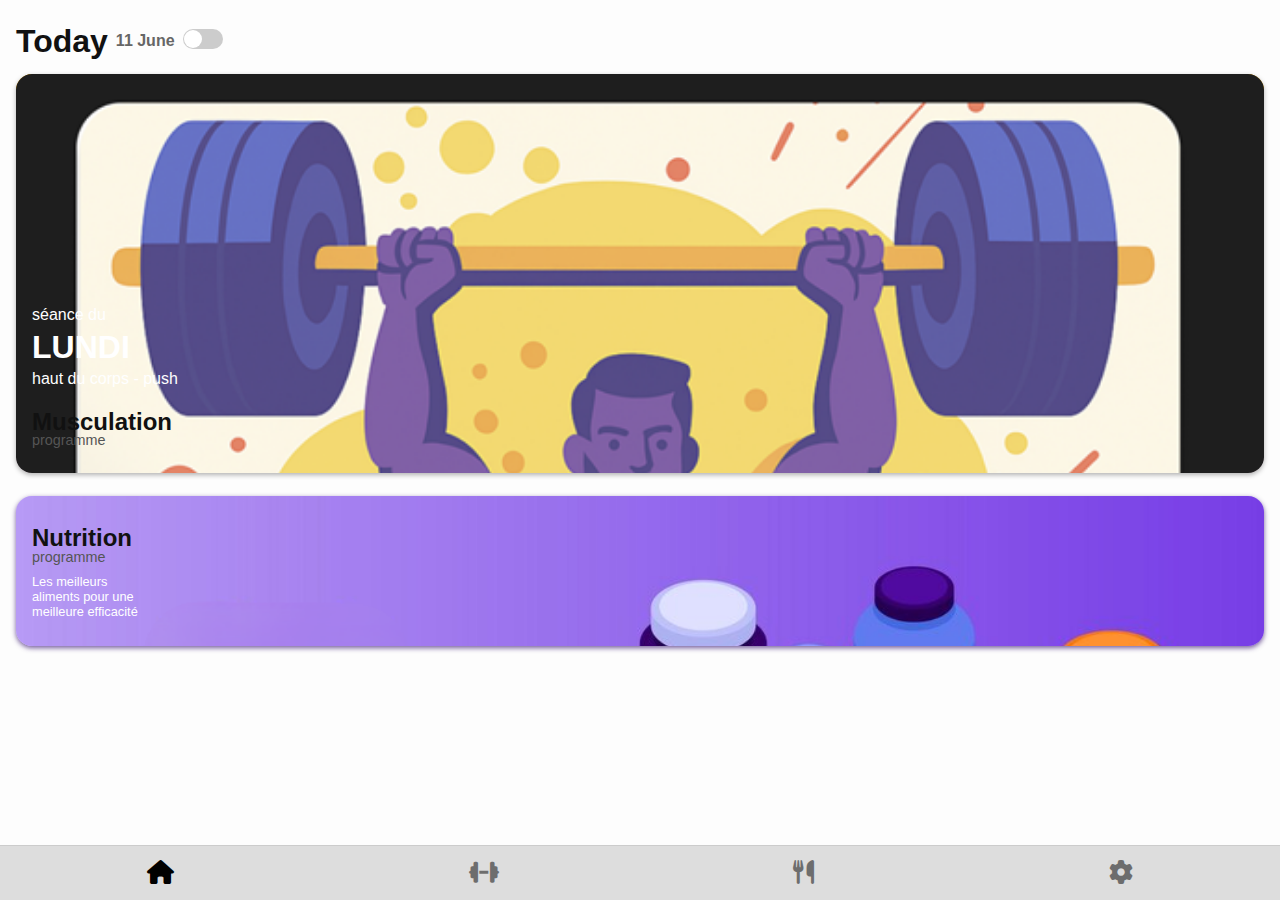
<file: index.html>
<!-- index.html - Page Today -->
<!DOCTYPE html>
<html lang="fr">
<head>
  <meta charset="UTF-8">
  <meta name="viewport" content="width=device-width, initial-scale=1.0">
  <title>Today</title>
  <link rel="stylesheet" href="styles.css">
  <link rel="stylesheet" href="https://cdnjs.cloudflare.com/ajax/libs/font-awesome/6.5.0/css/all.min.css">
  <script defer src="script.js"></script>
</head>
<body class="light">
  <header class="header">
    <h1 class="title">Today</h1>
    <p class="date">11 June</p>
    <label class="switch">
      <input type="checkbox" id="modeToggle">
      <span class="slider"></span>
    </label>
  </header>

  <main class="main">
    <section class="card muscu-card" onclick="location.href='musculation.html'">
      <div class="card-horizontal">
        <div class="image muscu-image">
          <img src="assets/muscu.png" alt="Musculation">
        </div>
        <div class="card-content">
          <p class="day-label">séance du</p>
          <p class="day-label-title"><strong>LUNDI</strong></p>
          <p class="type-label">haut du corps - push</p>
          <h2 class="section-title musculation-title">Musculation</h2>
          <p class="section-subtitle musculation-subtitle">programme</p>
        </div>
      </div>
    </section>

    <section class="card nutrition-card">
      <div class="card-horizontal">
        <div class="image nutrition-image">
          <img src="assets/test.png" alt="Nutrition">
        </div>
        <div class="card-content nutrition-content">
          <h2 class="section-title">Nutrition</h2>
          <p class="section-subtitle">programme</p>
          <p class="desc">Les meilleurs <br>aliments pour une <br>meilleure efficacité</p>
        </div>
      </div>
    </section>

  </main>

  <nav class="bottom-nav">
    <button class="nav-btn active"><i class="fas fa-home"></i></button>
    <button class="nav-btn" onclick="location.href='musculation.html'"><i class="fas fa-dumbbell"></i></button>
    <button class="nav-btn"><i class="fas fa-utensils"></i></button>
    <button class="nav-btn"><i class="fas fa-cog"></i></button>
  </nav>

</body>
</html>
</file>
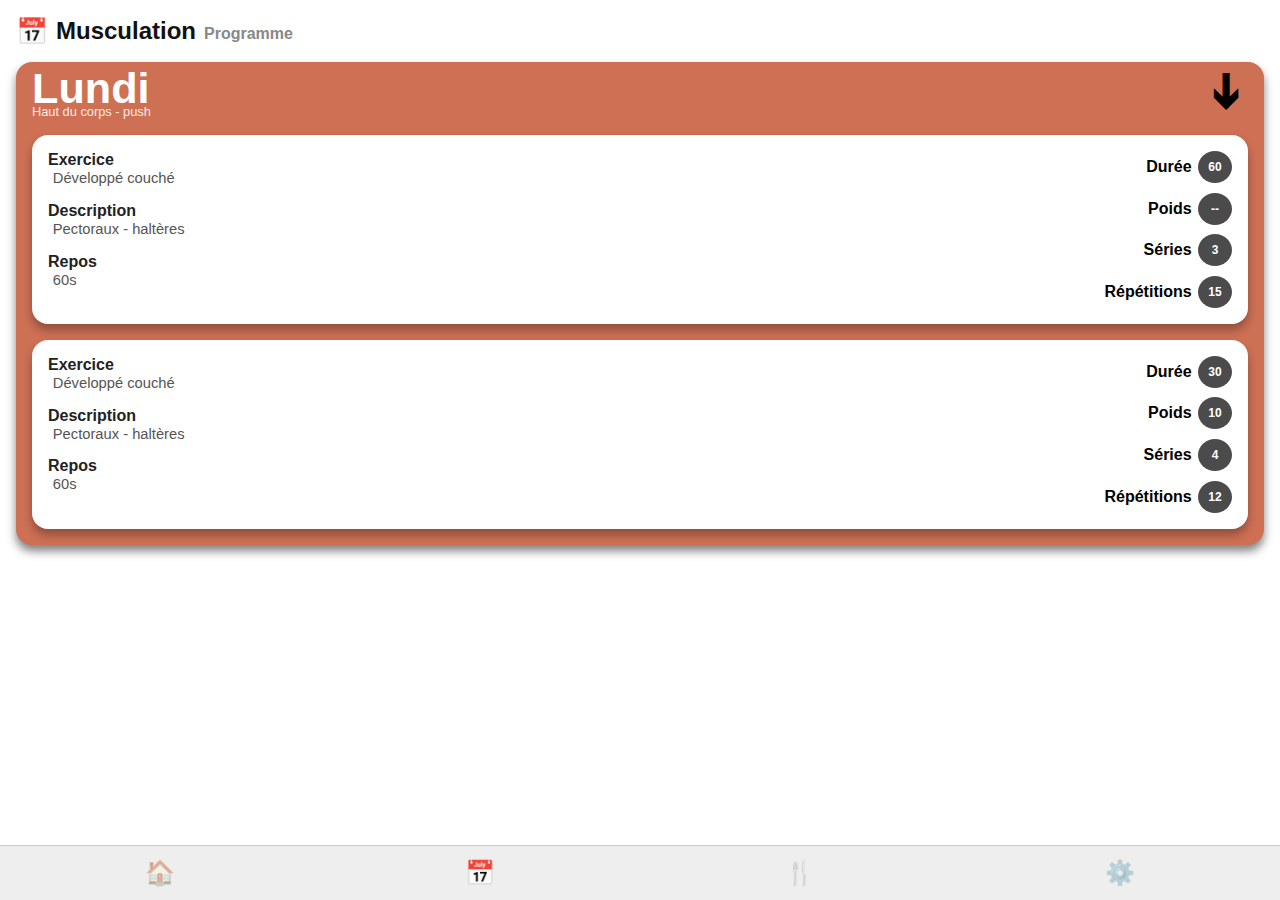
<file: lundi.html>
<!-- lundi.html - Page fidèle à la maquette mobile -->
<!DOCTYPE html>
<html lang="fr">
<head>
  <meta charset="UTF-8">
  <meta name="viewport" content="width=device-width, initial-scale=1.0">
  <title>Musculation - Lundi</title>
  <link rel="stylesheet" href="lundi.css">
</head>
<body>
  <header class="header-top">
    <span class="icon">📅</span>
    <span>Musculation</span>
    <div class="header-subtitle">Programme</div>
  </header>
  

  <section class="day-card">
    <h2>
      Lundi
      <span class="arrow">➔</span>
    </h2>
    <div class="desc">Haut du corps - push</div>



    <div class="exercise-subcard">
      <div class="exercise-labels">
        <div class="label-title">Exercice<br><span class="label-content">Développé couché</span></div>
        <div class="label-title">Description<br><span class="label-content">Pectoraux - haltères</span></div>
        <div class="label-title">Repos<br><span class="label-content">60s</span></div>
      </div>
      <div class="exercise-inputs">
        <label>Durée <input type="text" value="60"></label>
        <label>Poids <input type="text" value="--"></label>
        <label>Séries <input type="text" value="3"></label>
        <label>Répétitions <input type="text" value="15"></label>
      </div>
    </div>

    <div class="exercise-subcard">
      <div class="exercise-labels">
        <div class="label-title">Exercice<br><span class="label-content">Développé couché</span></div>
        <div class="label-title">Description<br><span class="label-content">Pectoraux - haltères</span></div>
        <div class="label-title">Repos<br><span class="label-content">60s</span></div>
      </div>
      <div class="exercise-inputs">
        <label>Durée <input type="text" value="30"></label>
        <label>Poids <input type="text" value="10"></label>
        <label>Séries <input type="text" value="4"></label>
        <label>Répétitions <input type="text" value="12"></label>
      </div>
    </div>
  </section>

  <nav class="bottom-nav">
    <button class="nav-btn" onclick="location.href='index.html'">🏠</button>
    <button class="nav-btn active">📅</button>
    <button class="nav-btn">🍴</button>
    <button class="nav-btn">⚙️</button>
  </nav>
</body>
</html>
</file>
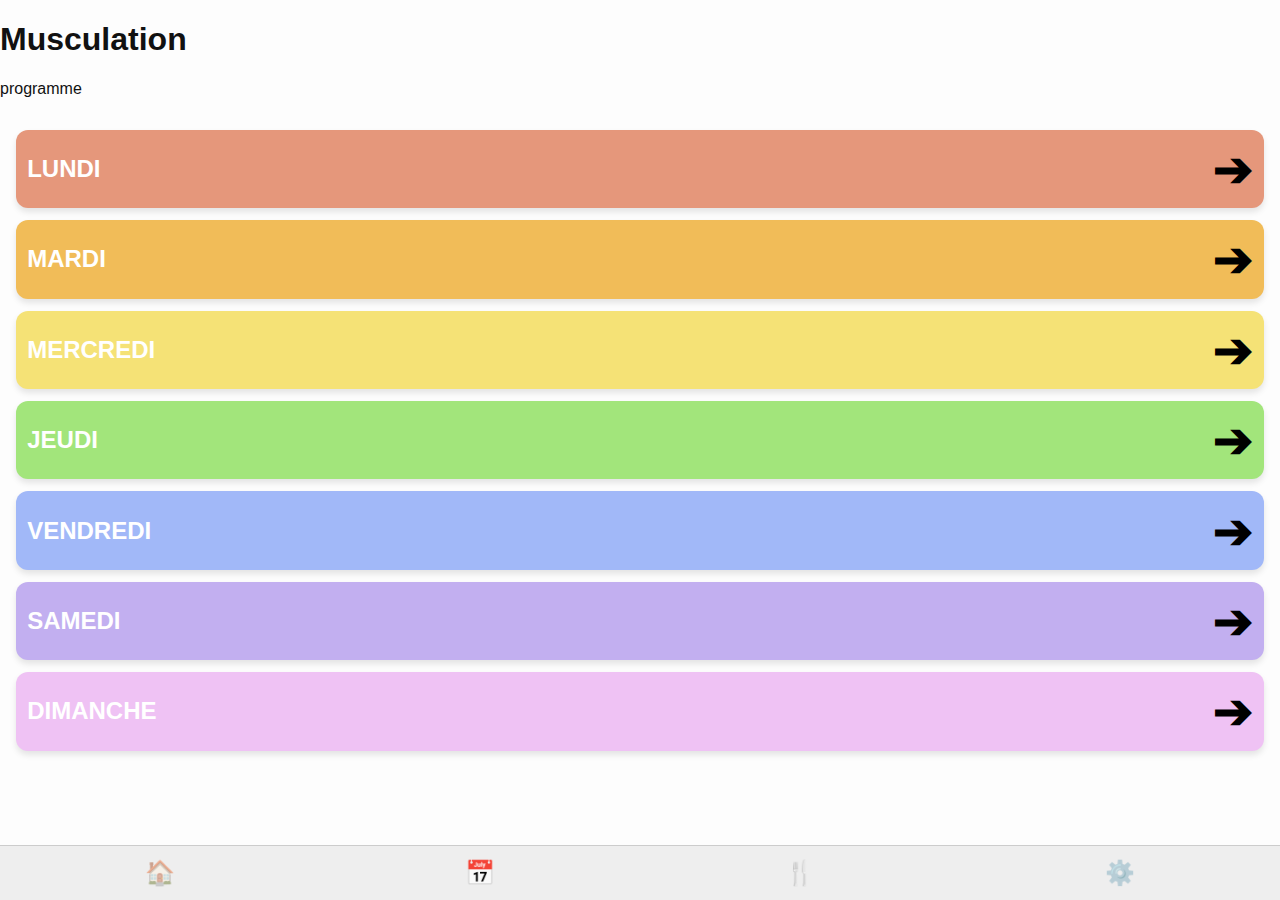
<file: musculation.html>
<!-- musculation.html - Page des jours fidèle à la maquette -->
<!DOCTYPE html>
<html lang="fr">
<head>
  <meta charset="UTF-8">
  <meta name="viewport" content="width=device-width, initial-scale=1.0">
  <title>Musculation</title>
  <link rel="stylesheet" href="muscu.css">
  <script defer src="script.js"></script>
</head>
<body class="light">
  <header class="header">
    <h1 class="title">Musculation</h1>
    <p class="subtitle">programme</p>
  </header>

  <main class="days-list">
    <a href="lundi.html" class="day-button lundi">LUNDI<span class="arrow">➔</span></a>
    <a href="#" class="day-button mardi">MARDI<span class="arrow">➔</span></a>
    <a href="#" class="day-button mercredi">MERCREDI<span class="arrow">➔</span></a>
    <a href="#" class="day-button jeudi">JEUDI<span class="arrow">➔</span></a>
    <a href="#" class="day-button vendredi">VENDREDI<span class="arrow">➔</span></a>
    <a href="#" class="day-button samedi">SAMEDI<span class="arrow">➔</span></a>
    <a href="#" class="day-button dimanche">DIMANCHE<span class="arrow">➔</span></a>
  </main>

  <nav class="bottom-nav">
    <button class="nav-btn" onclick="location.href='index.html'">🏠</button>
    <button class="nav-btn active">📅</button>
    <button class="nav-btn">🍴</button>
    <button class="nav-btn">⚙️</button>
  </nav>
</body>
</html>
</file>
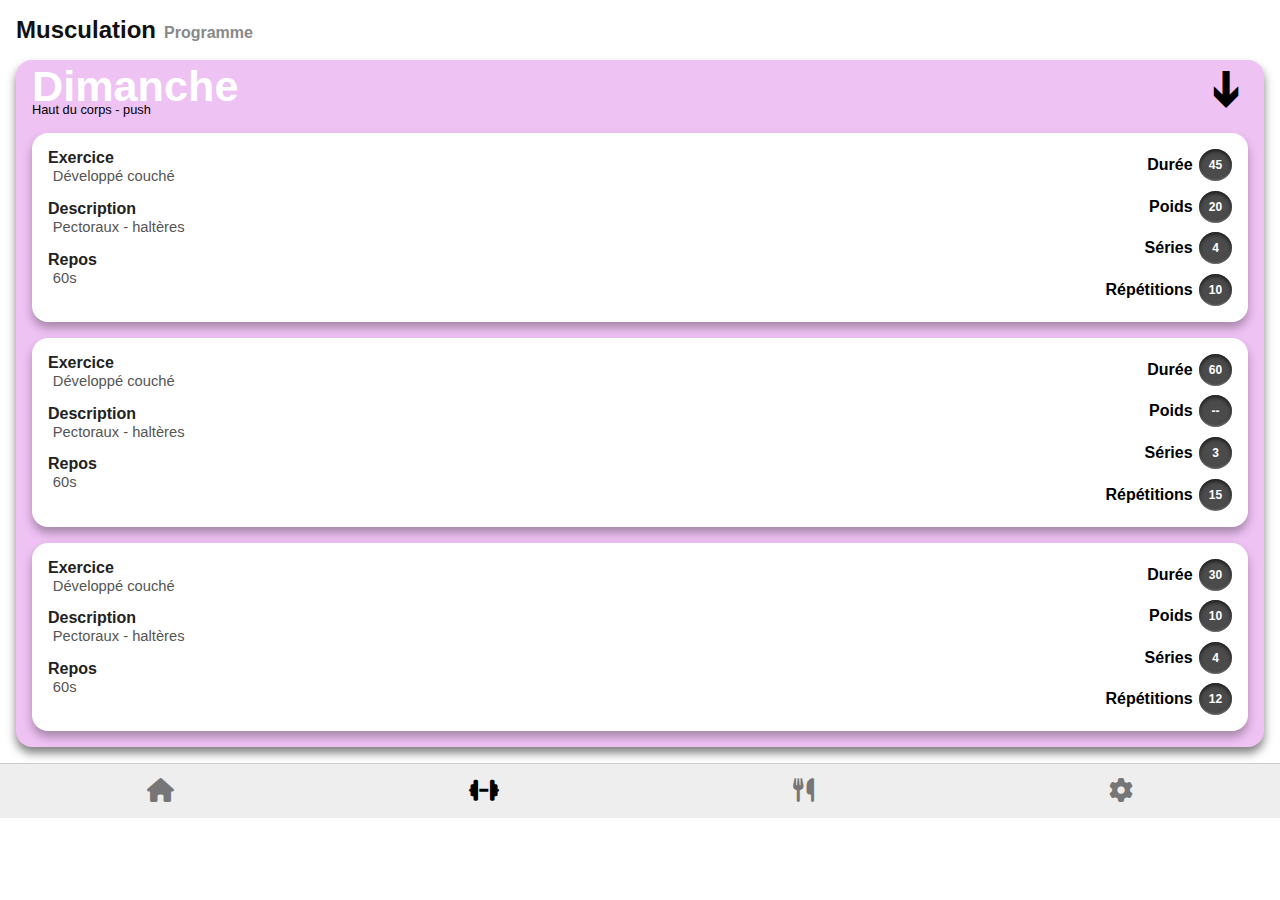
<file: days/dimanche.html>
<!DOCTYPE html>
<html lang="fr">
<head>
  <meta charset="UTF-8">
  <meta name="viewport" content="width=device-width, initial-scale=1.0">
  <title>Musculation - Dimanche</title>
  <link rel="stylesheet" href="dimanche.css">
  <link rel="stylesheet" href="https://cdnjs.cloudflare.com/ajax/libs/font-awesome/6.5.0/css/all.min.css">
</head>
<body>
  <header class="header-top">
    <span>Musculation</span>
    <div class="header-subtitle">Programme</div>
  </header>
  

  <section class="day-card">
    <h2>
      Dimanche
      <span class="arrow">➔</span>
    </h2>
    <div class="desc">Haut du corps - push</div>

    <div class="exercise-subcard">
      <div class="exercise-labels">
        <div class="label-title">Exercice<br><span class="label-content">Développé couché</span></div>
        <div class="label-title">Description<br><span class="label-content">Pectoraux - haltères</span></div>
        <div class="label-title">Repos<br><span class="label-content">60s</span></div>
      </div>
      <div class="exercise-inputs">
        <label>Durée <input type="text" value="45"></label>
        <label>Poids <input type="text" value="20"></label>
        <label>Séries <input type="text" value="4"></label>
        <label>Répétitions <input type="text" value="10"></label>
      </div>
    </div>

    <div class="exercise-subcard">
      <div class="exercise-labels">
        <div class="label-title">Exercice<br><span class="label-content">Développé couché</span></div>
        <div class="label-title">Description<br><span class="label-content">Pectoraux - haltères</span></div>
        <div class="label-title">Repos<br><span class="label-content">60s</span></div>
      </div>
      <div class="exercise-inputs">
        <label>Durée <input type="text" value="60"></label>
        <label>Poids <input type="text" value="--"></label>
        <label>Séries <input type="text" value="3"></label>
        <label>Répétitions <input type="text" value="15"></label>
      </div>
    </div>

    <div class="exercise-subcard">
      <div class="exercise-labels">
        <div class="label-title">Exercice<br><span class="label-content">Développé couché</span></div>
        <div class="label-title">Description<br><span class="label-content">Pectoraux - haltères</span></div>
        <div class="label-title">Repos<br><span class="label-content">60s</span></div>
      </div>
      <div class="exercise-inputs">
        <label>Durée <input type="text" value="30"></label>
        <label>Poids <input type="text" value="10"></label>
        <label>Séries <input type="text" value="4"></label>
        <label>Répétitions <input type="text" value="12"></label>
      </div>
    </div>
  </section>

  <nav class="bottom-nav">
    <button class="nav-btn" onclick="location.href='../index.html'"><i class="fas fa-home"></i></button>
    <button class="nav-btn active" onclick="location.href='../musculation.html'"><i class="fas fa-dumbbell"></i></button>
    <button class="nav-btn"><i class="fas fa-utensils"></i></button>
    <button class="nav-btn"><i class="fas fa-cog"></i></button>
  </nav>
</body>
</html>
</file>
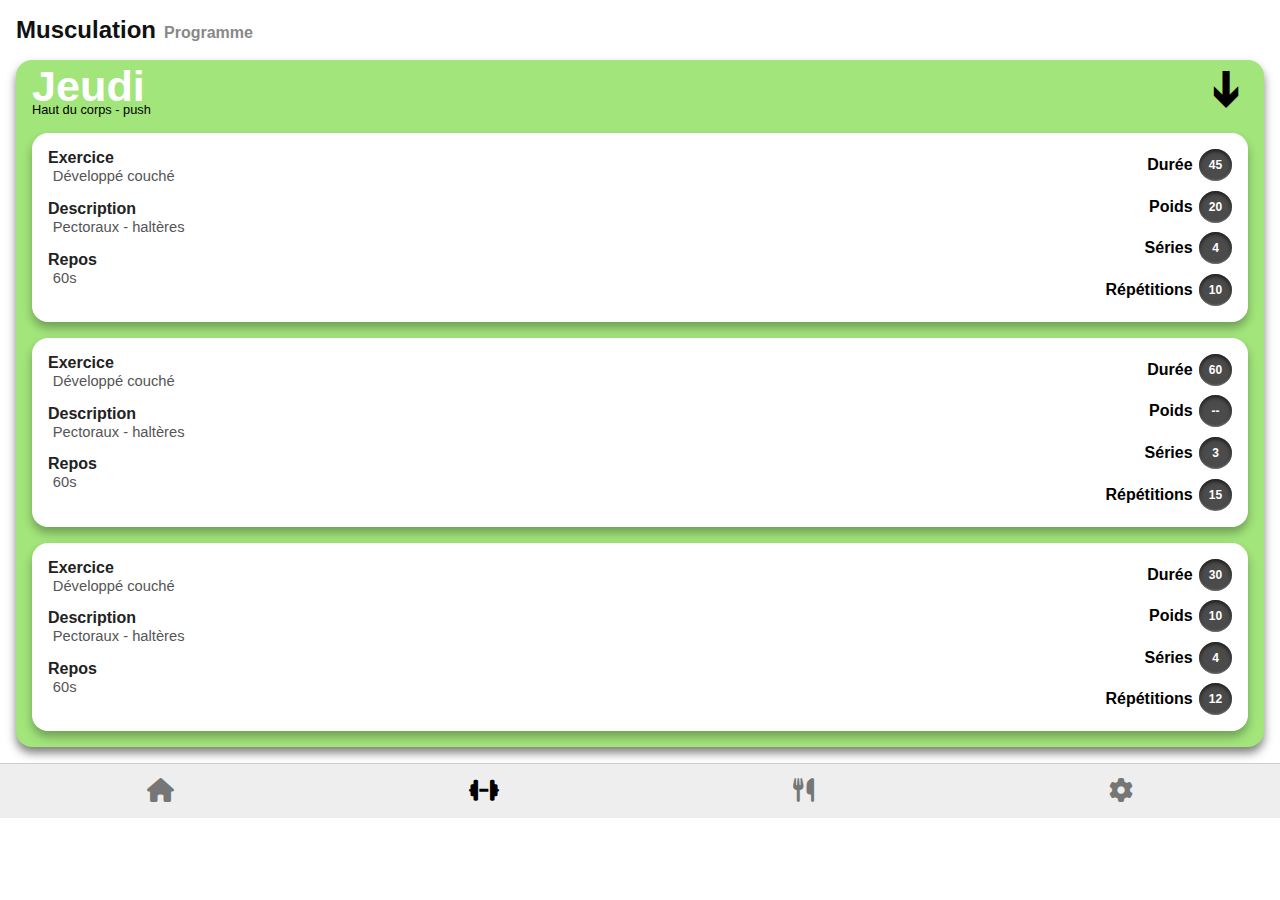
<file: days/jeudi.html>
<!-- Jeudi.html - Page fidèle à la maquette mobile -->
<!DOCTYPE html>
<html lang="fr">
<head>
  <meta charset="UTF-8">
  <meta name="viewport" content="width=device-width, initial-scale=1.0">
  <title>Musculation - Jeudi</title>
  <link rel="stylesheet" href="jeudi.css">
  <link rel="stylesheet" href="https://cdnjs.cloudflare.com/ajax/libs/font-awesome/6.5.0/css/all.min.css">
</head>
<body>
  <header class="header-top">
    <span>Musculation</span>
    <div class="header-subtitle">Programme</div>
  </header>
  

  <section class="day-card">
    <h2>
      Jeudi
      <span class="arrow">➔</span>
    </h2>
    <div class="desc">Haut du corps - push</div>

    <div class="exercise-subcard">
      <div class="exercise-labels">
        <div class="label-title">Exercice<br><span class="label-content">Développé couché</span></div>
        <div class="label-title">Description<br><span class="label-content">Pectoraux - haltères</span></div>
        <div class="label-title">Repos<br><span class="label-content">60s</span></div>
      </div>
      <div class="exercise-inputs">
        <label>Durée <input type="text" value="45"></label>
        <label>Poids <input type="text" value="20"></label>
        <label>Séries <input type="text" value="4"></label>
        <label>Répétitions <input type="text" value="10"></label>
      </div>
    </div>

    <div class="exercise-subcard">
      <div class="exercise-labels">
        <div class="label-title">Exercice<br><span class="label-content">Développé couché</span></div>
        <div class="label-title">Description<br><span class="label-content">Pectoraux - haltères</span></div>
        <div class="label-title">Repos<br><span class="label-content">60s</span></div>
      </div>
      <div class="exercise-inputs">
        <label>Durée <input type="text" value="60"></label>
        <label>Poids <input type="text" value="--"></label>
        <label>Séries <input type="text" value="3"></label>
        <label>Répétitions <input type="text" value="15"></label>
      </div>
    </div>

    <div class="exercise-subcard">
      <div class="exercise-labels">
        <div class="label-title">Exercice<br><span class="label-content">Développé couché</span></div>
        <div class="label-title">Description<br><span class="label-content">Pectoraux - haltères</span></div>
        <div class="label-title">Repos<br><span class="label-content">60s</span></div>
      </div>
      <div class="exercise-inputs">
        <label>Durée <input type="text" value="30"></label>
        <label>Poids <input type="text" value="10"></label>
        <label>Séries <input type="text" value="4"></label>
        <label>Répétitions <input type="text" value="12"></label>
      </div>
    </div>
  </section>

  <nav class="bottom-nav">
    <button class="nav-btn" onclick="location.href='../index.html'"><i class="fas fa-home"></i></button>
    <button class="nav-btn active" onclick="location.href='../musculation.html'"><i class="fas fa-dumbbell"></i></button>
    <button class="nav-btn"><i class="fas fa-utensils"></i></button>
    <button class="nav-btn"><i class="fas fa-cog"></i></button>
  </nav>
</body>
</html>
</file>
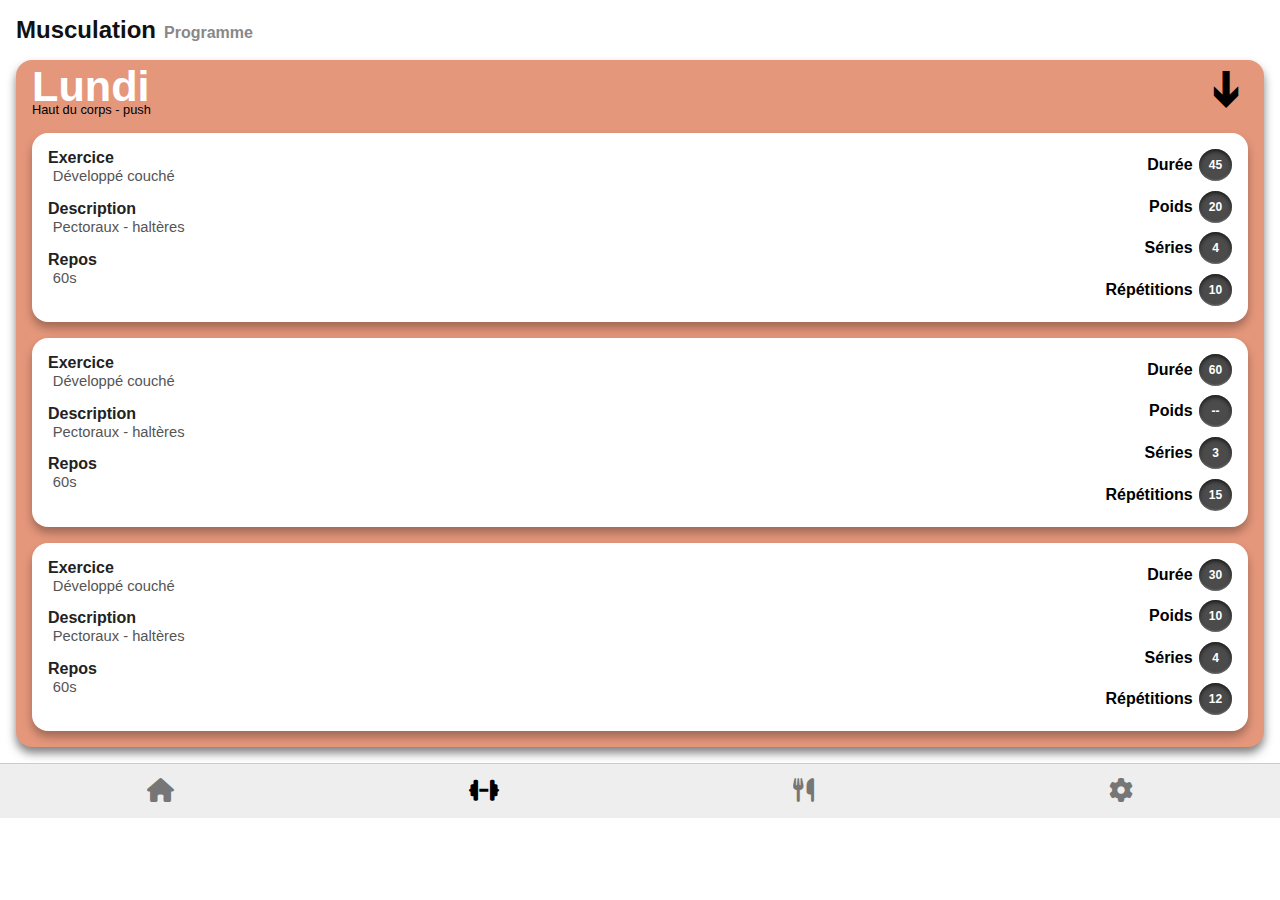
<file: days/lundi.html>
<!-- lundi.html - Page fidèle à la maquette mobile -->
<!DOCTYPE html>
<html lang="fr">
<head>
  <meta charset="UTF-8">
  <meta name="viewport" content="width=device-width, initial-scale=1.0">
  <title>Musculation - Lundi</title>
  <link rel="stylesheet" href="lundi.css">
  <link rel="stylesheet" href="https://cdnjs.cloudflare.com/ajax/libs/font-awesome/6.5.0/css/all.min.css">
</head>
<body>
  <header class="header-top">
    <span>Musculation</span>
    <div class="header-subtitle">Programme</div>
  </header>
  

  <section class="day-card">
    <h2>
      Lundi
      <span class="arrow">➔</span>
    </h2>
    <div class="desc">Haut du corps - push</div>

    <div class="exercise-subcard">
      <div class="exercise-labels">
        <div class="label-title">Exercice<br><span class="label-content">Développé couché</span></div>
        <div class="label-title">Description<br><span class="label-content">Pectoraux - haltères</span></div>
        <div class="label-title">Repos<br><span class="label-content">60s</span></div>
      </div>
      <div class="exercise-inputs">
        <label>Durée <input type="text" value="45"></label>
        <label>Poids <input type="text" value="20"></label>
        <label>Séries <input type="text" value="4"></label>
        <label>Répétitions <input type="text" value="10"></label>
      </div>
    </div>

    <div class="exercise-subcard">
      <div class="exercise-labels">
        <div class="label-title">Exercice<br><span class="label-content">Développé couché</span></div>
        <div class="label-title">Description<br><span class="label-content">Pectoraux - haltères</span></div>
        <div class="label-title">Repos<br><span class="label-content">60s</span></div>
      </div>
      <div class="exercise-inputs">
        <label>Durée <input type="text" value="60"></label>
        <label>Poids <input type="text" value="--"></label>
        <label>Séries <input type="text" value="3"></label>
        <label>Répétitions <input type="text" value="15"></label>
      </div>
    </div>

    <div class="exercise-subcard">
      <div class="exercise-labels">
        <div class="label-title">Exercice<br><span class="label-content">Développé couché</span></div>
        <div class="label-title">Description<br><span class="label-content">Pectoraux - haltères</span></div>
        <div class="label-title">Repos<br><span class="label-content">60s</span></div>
      </div>
      <div class="exercise-inputs">
        <label>Durée <input type="text" value="30"></label>
        <label>Poids <input type="text" value="10"></label>
        <label>Séries <input type="text" value="4"></label>
        <label>Répétitions <input type="text" value="12"></label>
      </div>
    </div>
  </section>

  <nav class="bottom-nav">
    <button class="nav-btn" onclick="location.href='../index.html'"><i class="fas fa-home"></i></button>
    <button class="nav-btn active" onclick="location.href='../musculation.html'"><i class="fas fa-dumbbell"></i></button>
    <button class="nav-btn"><i class="fas fa-utensils"></i></button>
    <button class="nav-btn"><i class="fas fa-cog"></i></button>
  </nav>
</body>
</html>
</file>
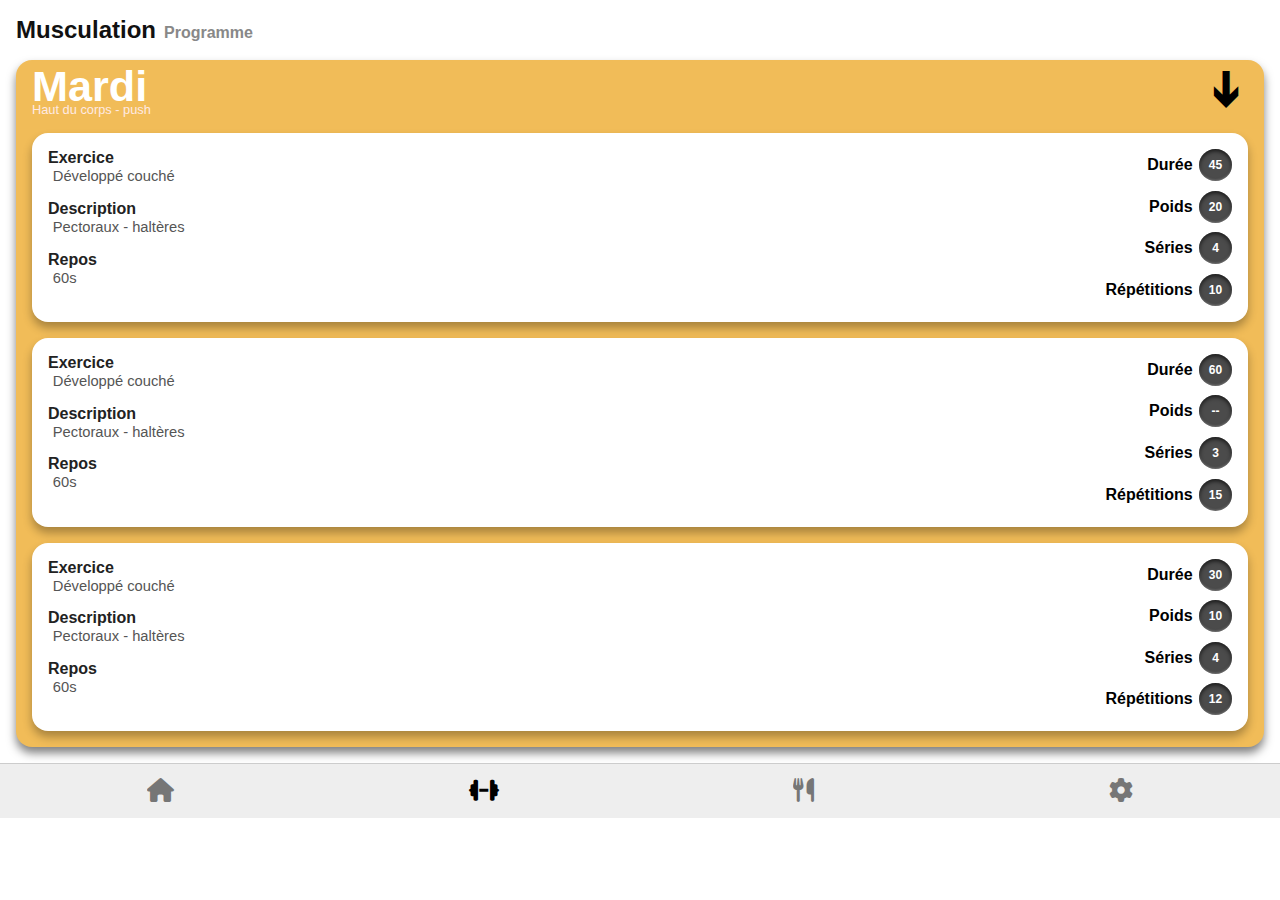
<file: days/mardi.html>
<!-- Mardi.html - Page fidèle à la maquette mobile -->
<!DOCTYPE html>
<html lang="fr">
<head>
  <meta charset="UTF-8">
  <meta name="viewport" content="width=device-width, initial-scale=1.0">
  <title>Musculation - Mardi</title>
  <link rel="stylesheet" href="mardi.css">
  <link rel="stylesheet" href="https://cdnjs.cloudflare.com/ajax/libs/font-awesome/6.5.0/css/all.min.css">
</head>
<body>
  <header class="header-top">
    <span>Musculation</span>
    <div class="header-subtitle">Programme</div>
  </header>
  

  <section class="day-card">
    <h2>
      Mardi
      <span class="arrow">➔</span>
    </h2>
    <div class="desc">Haut du corps - push</div>

    <div class="exercise-subcard">
      <div class="exercise-labels">
        <div class="label-title">Exercice<br><span class="label-content">Développé couché</span></div>
        <div class="label-title">Description<br><span class="label-content">Pectoraux - haltères</span></div>
        <div class="label-title">Repos<br><span class="label-content">60s</span></div>
      </div>
      <div class="exercise-inputs">
        <label>Durée <input type="text" value="45"></label>
        <label>Poids <input type="text" value="20"></label>
        <label>Séries <input type="text" value="4"></label>
        <label>Répétitions <input type="text" value="10"></label>
      </div>
    </div>

    <div class="exercise-subcard">
      <div class="exercise-labels">
        <div class="label-title">Exercice<br><span class="label-content">Développé couché</span></div>
        <div class="label-title">Description<br><span class="label-content">Pectoraux - haltères</span></div>
        <div class="label-title">Repos<br><span class="label-content">60s</span></div>
      </div>
      <div class="exercise-inputs">
        <label>Durée <input type="text" value="60"></label>
        <label>Poids <input type="text" value="--"></label>
        <label>Séries <input type="text" value="3"></label>
        <label>Répétitions <input type="text" value="15"></label>
      </div>
    </div>

    <div class="exercise-subcard">
      <div class="exercise-labels">
        <div class="label-title">Exercice<br><span class="label-content">Développé couché</span></div>
        <div class="label-title">Description<br><span class="label-content">Pectoraux - haltères</span></div>
        <div class="label-title">Repos<br><span class="label-content">60s</span></div>
      </div>
      <div class="exercise-inputs">
        <label>Durée <input type="text" value="30"></label>
        <label>Poids <input type="text" value="10"></label>
        <label>Séries <input type="text" value="4"></label>
        <label>Répétitions <input type="text" value="12"></label>
      </div>
    </div>
  </section>

  <nav class="bottom-nav">
    <button class="nav-btn" onclick="location.href='../index.html'"><i class="fas fa-home"></i></button>
    <button class="nav-btn active" onclick="location.href='../musculation.html'"><i class="fas fa-dumbbell"></i></button>
    <button class="nav-btn"><i class="fas fa-utensils"></i></button>
    <button class="nav-btn"><i class="fas fa-cog"></i></button>
  </nav>
</body>
</html>
</file>
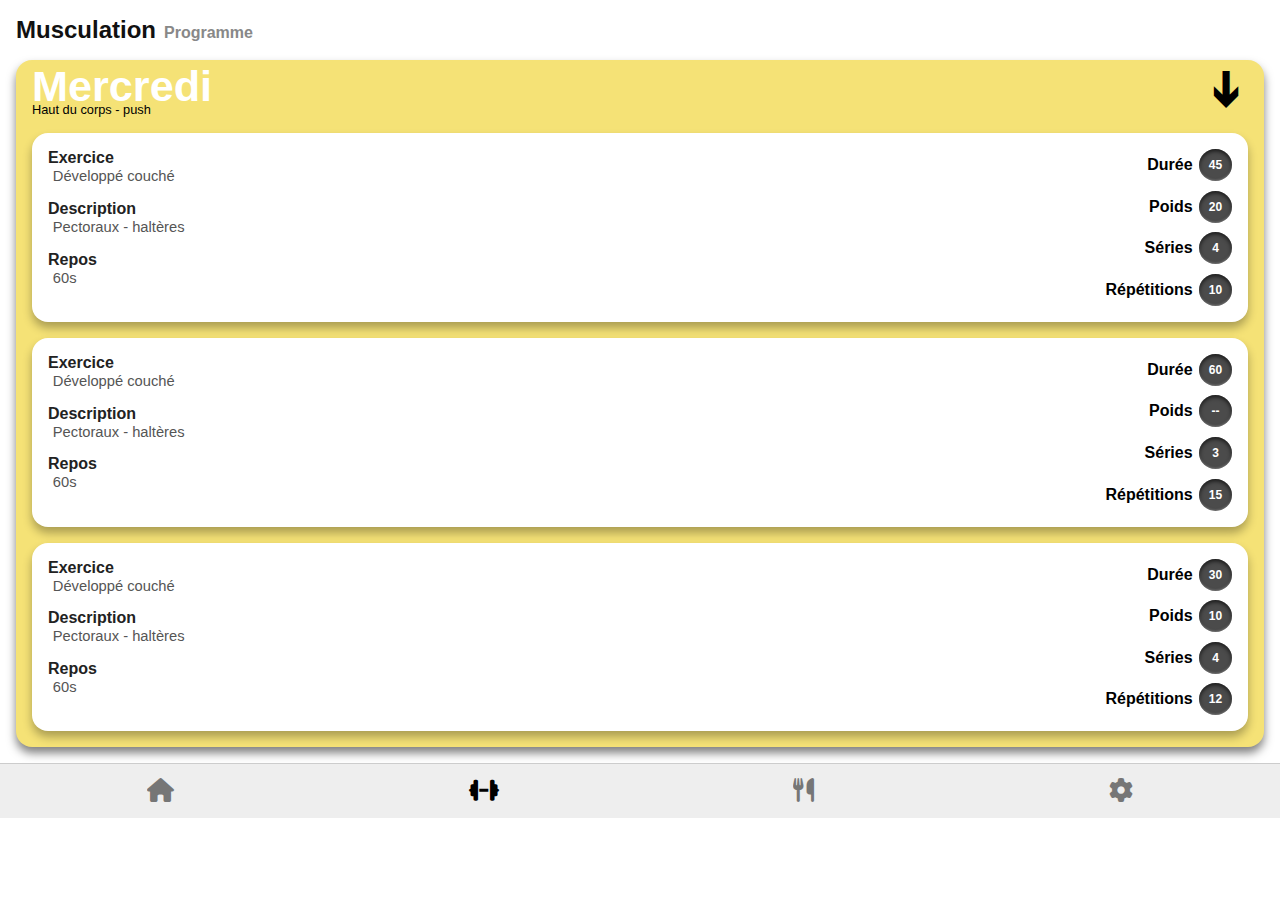
<file: days/mercredi.html>
<!-- Mercredi.html - Page fidèle à la maquette mobile -->
<!DOCTYPE html>
<html lang="fr">
<head>
  <meta charset="UTF-8">
  <meta name="viewport" content="width=device-width, initial-scale=1.0">
  <title>Musculation - Mercredi</title>
  <link rel="stylesheet" href="mercredi.css">
  <link rel="stylesheet" href="https://cdnjs.cloudflare.com/ajax/libs/font-awesome/6.5.0/css/all.min.css">
</head>
<body>
  <header class="header-top">
    <span>Musculation</span>
    <div class="header-subtitle">Programme</div>
  </header>
  

  <section class="day-card">
    <h2>
      Mercredi
      <span class="arrow">➔</span>
    </h2>
    <div class="desc">Haut du corps - push</div>

    <div class="exercise-subcard">
      <div class="exercise-labels">
        <div class="label-title">Exercice<br><span class="label-content">Développé couché</span></div>
        <div class="label-title">Description<br><span class="label-content">Pectoraux - haltères</span></div>
        <div class="label-title">Repos<br><span class="label-content">60s</span></div>
      </div>
      <div class="exercise-inputs">
        <label>Durée <input type="text" value="45"></label>
        <label>Poids <input type="text" value="20"></label>
        <label>Séries <input type="text" value="4"></label>
        <label>Répétitions <input type="text" value="10"></label>
      </div>
    </div>

    <div class="exercise-subcard">
      <div class="exercise-labels">
        <div class="label-title">Exercice<br><span class="label-content">Développé couché</span></div>
        <div class="label-title">Description<br><span class="label-content">Pectoraux - haltères</span></div>
        <div class="label-title">Repos<br><span class="label-content">60s</span></div>
      </div>
      <div class="exercise-inputs">
        <label>Durée <input type="text" value="60"></label>
        <label>Poids <input type="text" value="--"></label>
        <label>Séries <input type="text" value="3"></label>
        <label>Répétitions <input type="text" value="15"></label>
      </div>
    </div>

    <div class="exercise-subcard">
      <div class="exercise-labels">
        <div class="label-title">Exercice<br><span class="label-content">Développé couché</span></div>
        <div class="label-title">Description<br><span class="label-content">Pectoraux - haltères</span></div>
        <div class="label-title">Repos<br><span class="label-content">60s</span></div>
      </div>
      <div class="exercise-inputs">
        <label>Durée <input type="text" value="30"></label>
        <label>Poids <input type="text" value="10"></label>
        <label>Séries <input type="text" value="4"></label>
        <label>Répétitions <input type="text" value="12"></label>
      </div>
    </div>
  </section>

  <nav class="bottom-nav">
    <button class="nav-btn" onclick="location.href='../index.html'"><i class="fas fa-home"></i></button>
    <button class="nav-btn active" onclick="location.href='../musculation.html'"><i class="fas fa-dumbbell"></i></button>
    <button class="nav-btn"><i class="fas fa-utensils"></i></button>
    <button class="nav-btn"><i class="fas fa-cog"></i></button>
  </nav>
</body>
</html>
</file>
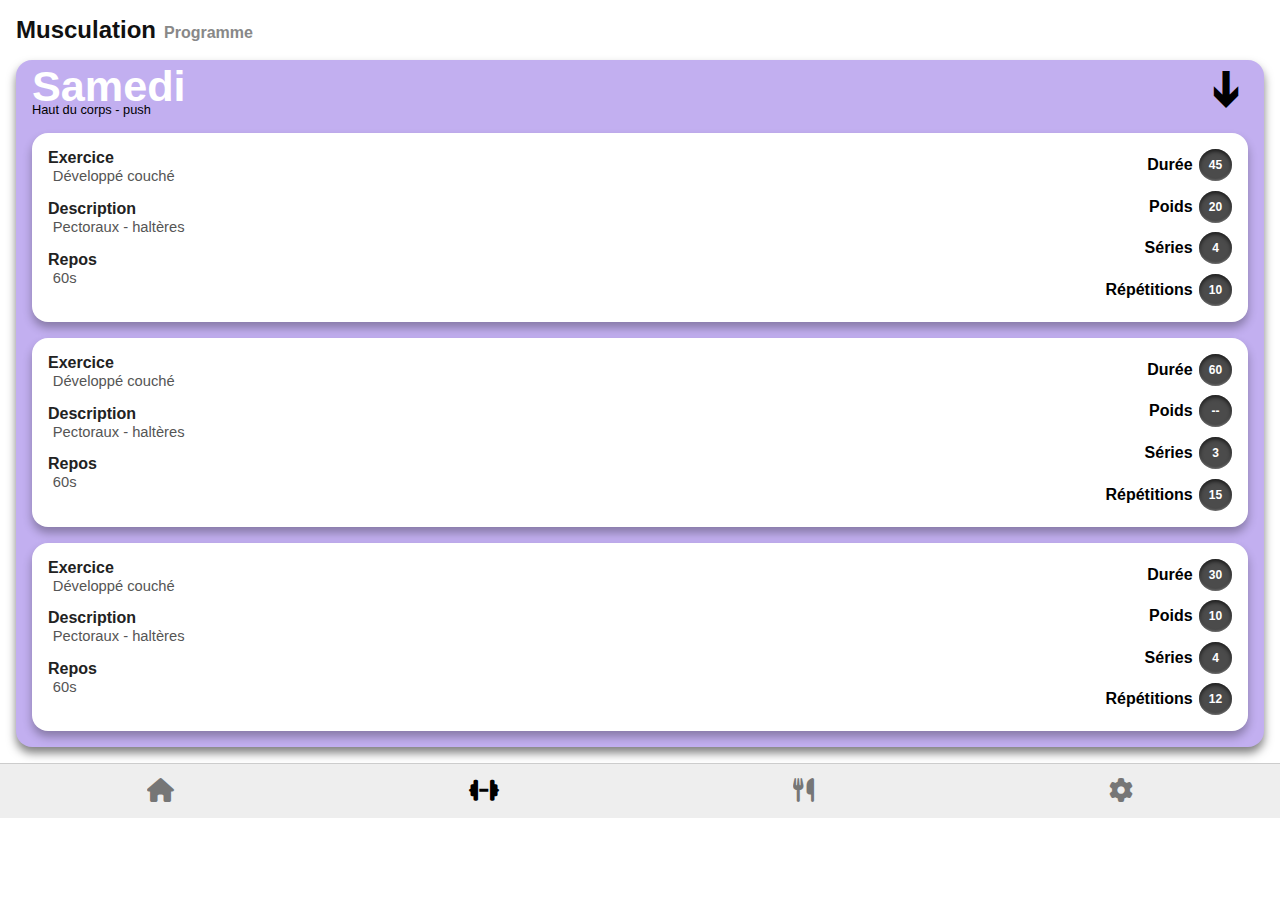
<file: days/samedi.html>
<!DOCTYPE html>
<html lang="fr">
<head>
  <meta charset="UTF-8">
  <meta name="viewport" content="width=device-width, initial-scale=1.0">
  <title>Musculation - Samedi</title>
  <link rel="stylesheet" href="samedi.css">
  <link rel="stylesheet" href="https://cdnjs.cloudflare.com/ajax/libs/font-awesome/6.5.0/css/all.min.css">
</head>
<body>
  <header class="header-top">
    <span>Musculation</span>
    <div class="header-subtitle">Programme</div>
  </header>
  

  <section class="day-card">
    <h2>
      Samedi
      <span class="arrow">➔</span>
    </h2>
    <div class="desc">Haut du corps - push</div>

    <div class="exercise-subcard">
      <div class="exercise-labels">
        <div class="label-title">Exercice<br><span class="label-content">Développé couché</span></div>
        <div class="label-title">Description<br><span class="label-content">Pectoraux - haltères</span></div>
        <div class="label-title">Repos<br><span class="label-content">60s</span></div>
      </div>
      <div class="exercise-inputs">
        <label>Durée <input type="text" value="45"></label>
        <label>Poids <input type="text" value="20"></label>
        <label>Séries <input type="text" value="4"></label>
        <label>Répétitions <input type="text" value="10"></label>
      </div>
    </div>

    <div class="exercise-subcard">
      <div class="exercise-labels">
        <div class="label-title">Exercice<br><span class="label-content">Développé couché</span></div>
        <div class="label-title">Description<br><span class="label-content">Pectoraux - haltères</span></div>
        <div class="label-title">Repos<br><span class="label-content">60s</span></div>
      </div>
      <div class="exercise-inputs">
        <label>Durée <input type="text" value="60"></label>
        <label>Poids <input type="text" value="--"></label>
        <label>Séries <input type="text" value="3"></label>
        <label>Répétitions <input type="text" value="15"></label>
      </div>
    </div>

    <div class="exercise-subcard">
      <div class="exercise-labels">
        <div class="label-title">Exercice<br><span class="label-content">Développé couché</span></div>
        <div class="label-title">Description<br><span class="label-content">Pectoraux - haltères</span></div>
        <div class="label-title">Repos<br><span class="label-content">60s</span></div>
      </div>
      <div class="exercise-inputs">
        <label>Durée <input type="text" value="30"></label>
        <label>Poids <input type="text" value="10"></label>
        <label>Séries <input type="text" value="4"></label>
        <label>Répétitions <input type="text" value="12"></label>
      </div>
    </div>
  </section>

  <nav class="bottom-nav">
    <button class="nav-btn" onclick="location.href='../index.html'"><i class="fas fa-home"></i></button>
    <button class="nav-btn active" onclick="location.href='../musculation.html'"><i class="fas fa-dumbbell"></i></button>
    <button class="nav-btn"><i class="fas fa-utensils"></i></button>
    <button class="nav-btn"><i class="fas fa-cog"></i></button>
  </nav>
</body>
</html>
</file>
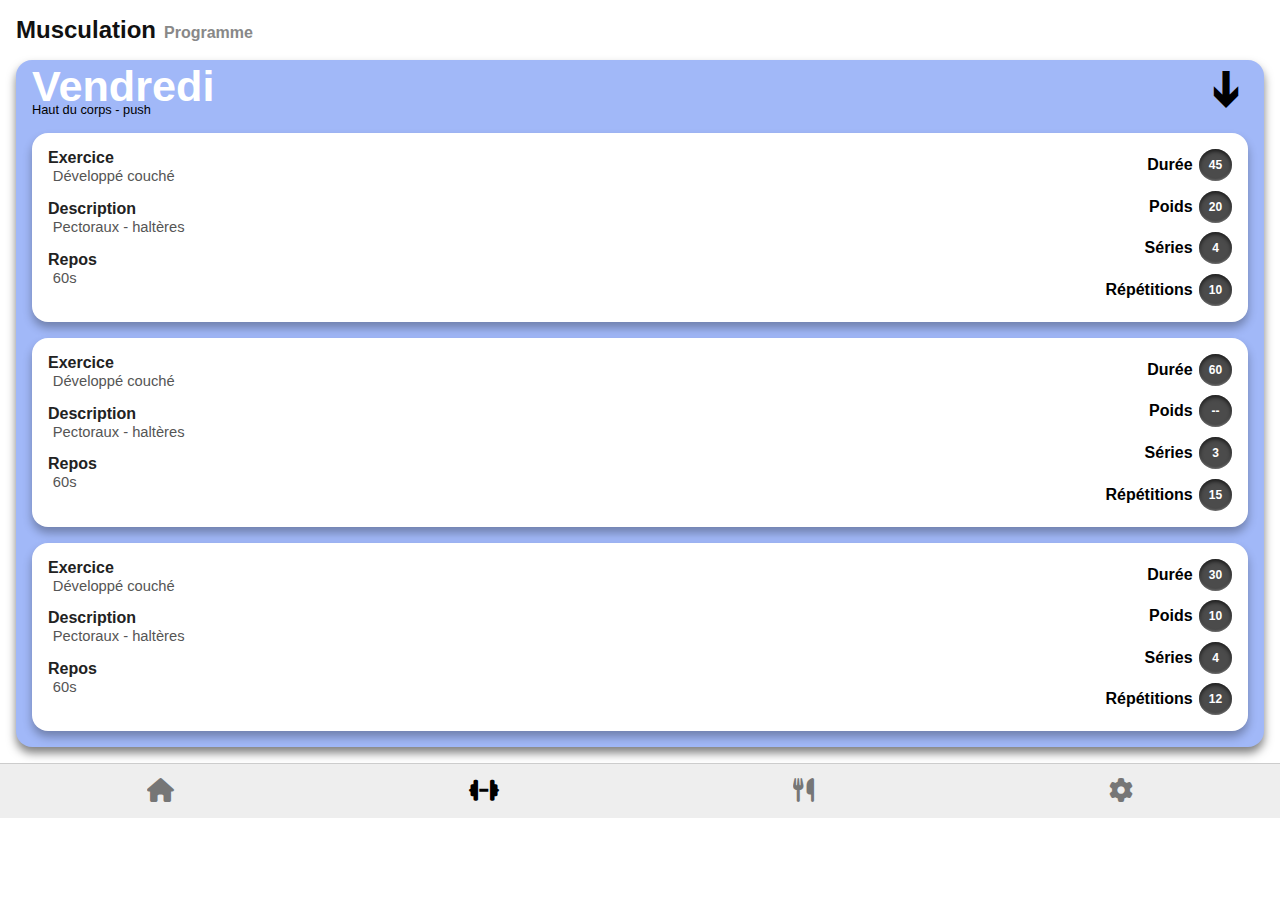
<file: days/vendredi.html>
<!DOCTYPE html>
<html lang="fr">
<head>
  <meta charset="UTF-8">
  <meta name="viewport" content="width=device-width, initial-scale=1.0">
  <title>Musculation - Vendredi</title>
  <link rel="stylesheet" href="vendredi.css">
  <link rel="stylesheet" href="https://cdnjs.cloudflare.com/ajax/libs/font-awesome/6.5.0/css/all.min.css">
</head>
<body>
  <header class="header-top">
    <span>Musculation</span>
    <div class="header-subtitle">Programme</div>
  </header>
  

  <section class="day-card">
    <h2>
      Vendredi
      <span class="arrow">➔</span>
    </h2>
    <div class="desc">Haut du corps - push</div>

    <div class="exercise-subcard">
      <div class="exercise-labels">
        <div class="label-title">Exercice<br><span class="label-content">Développé couché</span></div>
        <div class="label-title">Description<br><span class="label-content">Pectoraux - haltères</span></div>
        <div class="label-title">Repos<br><span class="label-content">60s</span></div>
      </div>
      <div class="exercise-inputs">
        <label>Durée <input type="text" value="45"></label>
        <label>Poids <input type="text" value="20"></label>
        <label>Séries <input type="text" value="4"></label>
        <label>Répétitions <input type="text" value="10"></label>
      </div>
    </div>

    <div class="exercise-subcard">
      <div class="exercise-labels">
        <div class="label-title">Exercice<br><span class="label-content">Développé couché</span></div>
        <div class="label-title">Description<br><span class="label-content">Pectoraux - haltères</span></div>
        <div class="label-title">Repos<br><span class="label-content">60s</span></div>
      </div>
      <div class="exercise-inputs">
        <label>Durée <input type="text" value="60"></label>
        <label>Poids <input type="text" value="--"></label>
        <label>Séries <input type="text" value="3"></label>
        <label>Répétitions <input type="text" value="15"></label>
      </div>
    </div>

    <div class="exercise-subcard">
      <div class="exercise-labels">
        <div class="label-title">Exercice<br><span class="label-content">Développé couché</span></div>
        <div class="label-title">Description<br><span class="label-content">Pectoraux - haltères</span></div>
        <div class="label-title">Repos<br><span class="label-content">60s</span></div>
      </div>
      <div class="exercise-inputs">
        <label>Durée <input type="text" value="30"></label>
        <label>Poids <input type="text" value="10"></label>
        <label>Séries <input type="text" value="4"></label>
        <label>Répétitions <input type="text" value="12"></label>
      </div>
    </div>
  </section>

  <nav class="bottom-nav">
    <button class="nav-btn" onclick="location.href='../index.html'"><i class="fas fa-home"></i></button>
    <button class="nav-btn active" onclick="location.href='../musculation.html'"><i class="fas fa-dumbbell"></i></button>
    <button class="nav-btn"><i class="fas fa-utensils"></i></button>
    <button class="nav-btn"><i class="fas fa-cog"></i></button>
  </nav>
</body>
</html>
</file>
<file: styles.css>
/* styles.css - Design mobile fidèle à la maquette */

body {
  margin: 0;
  font-family: 'Arial Rounded MT Bold', sans-serif;
  background-color: #fdfdfd;
  color: #111;
  display: flex;
  flex-direction: column;
  min-height: 100vh;
  transition: background 0.3s, color 0.3s;
}

body.dark {
  background-color: #333;
  color: #fff;
}

.header {
  display: flex;
  align-items: center;
  gap: 0.5rem;
  padding: 1rem;
  font-size: 1.5rem;
  font-weight: bold;
}

.title {
  font-size: 2rem;
  font-weight: bold;
}

.title, .date{
  line-height: 0.25;
}

.icon {
  font-size: 1.6rem;
}

.subtitle, .date {
  font-size: 1rem;
  color: #666;
}


.slider {
  width: 40px;
  height: 20px;
  background: #ccc;
  display: inline-block;
  border-radius: 10px;
  position: relative;
  cursor: pointer;
}

.slider::before {
  content: '';
  width: 18px;
  height: 18px;
  background: white;
  position: absolute;
  top: 1px;
  left: 1px;
  border-radius: 50%;
  transition: 0.3s;
}

input[type="checkbox"]:checked + .slider::before {
  transform: translateX(20px);
}

input[type="checkbox"] {
  display: none;
}


.main {
  flex: 1;
  padding: 1rem;
}

.card {
  margin-top: -25px;
  background: white;
  border-radius: 16px;
  box-shadow: 0 4px 10px rgba(0,0,0,0.1);
  margin-bottom: 3rem;
  overflow: hidden;
  transition: transform 0.2s;
}

.card:hover {
  transform: scale(1.01);
}

.muscu-card { 
  background: #fce7f3; 
  box-shadow: 0 2px 5px rgba(0,0,0,0.3);
}
.nutrition-card { 
  height: 150px;
  background: #e0d4fd; 
  box-shadow: 0 2px 5px rgba(86, 58, 135, 0.825);
}

.card-content {
  padding: 1rem;
}

.nutrition-content{
  margin-top: 25px;
}

.section-title {
  font-size: 1.5rem;
  margin: 0.5rem 0 0;
}

.section-subtitle{
  font-size: 0.9rem;
  color: #555;
}

img{
  width: 100%;
  
}

.image { 
  background-size: cover;
  background-position: center;
  
}

.muscu-image {
  height: 225px;
  background-color: #ffb703; /* Placeholder */
}

.day-label ,.type-label, .day-label-title{
  color: white;
  font-size: 100%;
  line-height: 0;
}

.day-label{
  margin-top: 0px;
}

.day-label-title{
  font-size: 200%;
}

.section-title , .section-subtitle{
  line-height: 0.25;
}

.musculation-title{
  margin-top: 40px;
}

.nutrition-image {
  height: 10px;
  background-color: #8ecae6; /* Placeholder */
  margin-top: -20px;
}

.desc{
  font-size: 0.8rem;
  color: white;
}

.bottom-nav {
  display: flex;
  justify-content: space-around;
  align-items: center;
  background: #dddddd;
  padding: 0.75rem 0;
  border-top: 1px solid #ccc;
  position: fixed;
  bottom: 0;
  width: 100%;
}

.nav-btn {
  background: #dddddd;
  border: none;
  font-size: 1.5rem;
  opacity: 0.5;
  transition: opacity 0.2s;
}

.nav-btn.active,
.nav-btn:hover {
  opacity: 1;
}


/* Mode sombre */
body.dark .card,
body.dark .exercise-card {
  background-color: #333;
  color: #000000;
}

body.dark .bottom-nav {
  background-color: #444;
}

body.dark .nav-btn {
  color: white;
  background-color: #444;
}

body.dark .day-button {
  color: white;
}
</file>
<file: lundi.css>
/* lundi.css - Fidèle à la maquette */

body {
  margin: 0;
  padding: 0;
  font-family: 'Arial Rounded MT Bold', sans-serif;
  background-color: #fff;
  color: #111;
  display: flex;
  flex-direction: column;
  min-height: 100vh;
  box-sizing: border-box;
}

.header-top {
  display: flex;
  align-items: center;
  gap: 0.5rem;
  padding: 1rem;
  font-size: 1.5rem;
  font-weight: bold;
}

.icon {
  font-size: 1.6rem;
}

.header-subtitle {
  font-size: 1rem;
  color: #888;
  margin-bottom: -0.4rem;
}

.day-card {
  background-color: #ce7054;
  color: white;
  border-radius: 1rem;
  margin: 1rem;
  padding: 1rem;
  box-shadow: 0 6px 10px rgba(0,0,0,0.5);
  margin-top: 0px;
}

.day-card h2 {
  display: flex;
  justify-content: space-between;
  align-items: center;
  font-size: 2.7rem;
  margin: 0;
  margin-top: -20px;
}

.day-card .arrow {
  transform: rotate(90deg);
  font-size: 3rem;
  color: black;
  margin-top: 5px;
}

.label-title {
  font-weight: bold;
  font-size: 1rem;
  color: #222;
  padding-bottom: 10px;
}

.label-title .label-content {
  font-weight: normal;
  font-size: 0.92rem;
  color: #555;
  margin-left: 0.3rem;
}

.day-card .desc {
  font-size: 0.8rem;
  margin-top: -15px;
  color: #ffeae4;
  font-weight: normal;
}

.exercise-subcard {
  background: #fff;
  color: #000;
  margin-top: 1rem;
  border-radius: 1rem;
  padding: 1rem;
  display: flex;
  justify-content: space-between;
  flex-wrap: wrap;
  box-shadow: 0 6px 10px rgba(0,0,0,0.3);
}

.exercise-labels {
  flex: 1;
  min-width: 50%;
  font-size: 1rem;
  font-weight: bold;
  display: flex;
  flex-direction: column;
  gap: 0.3rem;
  color: #333;
}

.exercise-inputs {
  display: flex;
  flex-direction: column;
  gap: 0.6rem;
  align-items: flex-end; /* aligne les inputs à droite */
  min-width: 40%;
}

.exercise-inputs label {
  font-size: 1rem;
  display: flex;
  align-items: center;
  justify-content: flex-end;
  gap: 0.4rem;
  color: #000;
  font-weight: 600;
  width: 100%;
}

.exercise-inputs input {
  width: 30px;
  height: 30px;
  border: none;
  border-radius: 50%;
  text-align: center;
  background: #4B4B4B;
  color: #fff;
  font-weight: bold;
  font-size: 0.75rem;
  display: inline-block;
}

.bottom-nav {
  display: flex;
  justify-content: space-around;
  align-items: center;
  background: #eee;
  padding: 0.75rem 0;
  border-top: 1px solid #ccc;
  position: fixed;
  bottom: 0;
  width: 100%;
}

.nav-btn {
  background: none;
  border: none;
  font-size: 1.5rem;
  opacity: 0.5;
  transition: opacity 0.2s;
}

.nav-btn.active,
.nav-btn:hover {
  opacity: 1;
}
</file>
<file: muscu.css>
/* musculation.css - Styles spécifiques à la page musculation.html */

body {
  margin: 0;
  font-family: 'Arial Rounded MT Bold', sans-serif;
  background-color: #fdfdfd;
  color: #111;
  display: flex;
  flex-direction: column;
  min-height: 100vh;
  transition: background 0.3s, color 0.3s;
}

body.dark {
  background-color: #121212;
  color: #fff;
}

.header-top {
  display: flex;
  align-items: center;
  gap: 0.5rem;
  padding: 1rem;
  font-size: 1.5rem;
  font-weight: bold;
}

.icon {
  font-size: 1.6rem;
}

.header-subtitle {
  font-size: 1rem;
  color: #888;
  margin-bottom: -0.4rem;
}

.days-list {
  display: flex;
  flex-direction: column;
  gap: 0.75rem;
  padding: 1rem;
}

.day-button {
  display: flex;
  justify-content: space-between;
  align-items: center;
  font-weight: bold;
  font-size: 1.5rem;
  padding: 0.7rem;
  border-radius: 12px;
  text-decoration: none;
  color: rgb(255, 255, 255);
  box-shadow: 0 4px 6px rgba(0,0,0,0.1);
}

.lundi { background: #e5977b; }
.mardi { background: #f1bc58; }
.mercredi { background: #f5e276; }
.jeudi { background: #a2e57b; }
.vendredi { background: #a1b8f8; }
.samedi { background: #c2aff0; }
.dimanche { background: #efc2f4; }

.arrow {
  font-size: 3rem;
  color: black;
}


.bottom-nav {
  display: flex;
  justify-content: space-around;
  align-items: center;
  background: #eee;
  padding: 0.75rem 0;
  border-top: 1px solid #ccc;
  position: fixed;
  bottom: 0;
  width: 100%;
}

.nav-btn {
  background: none;
  border: none;
  font-size: 1.5rem;
  opacity: 0.5;
  transition: opacity 0.2s;
}

.nav-btn.active,
.nav-btn:hover {
  opacity: 1;
}


body.dark .day-button {
  color: white;
}

body.dark .bottom-nav {
  background-color: #444;
}

body.dark .nav-btn {
  color: white;
  background-color: #444;
}
</file>
<file: days/dimanche.css>
/* lundi.css - Fidèle à la maquette */

body {
  margin: 0;
  padding: 0;
  font-family: 'Arial Rounded MT Bold', sans-serif;
  background-color: #fff;
  color: #111;
  display: flex;
  flex-direction: column;
  min-height: 100vh;
  box-sizing: border-box;
}

.header-top {
  display: flex;
  align-items: center;
  gap: 0.5rem;
  padding: 1rem;
  font-size: 1.5rem;
  font-weight: bold;
}

.icon {
  font-size: 1.6rem;
}

.header-subtitle {
  font-size: 1rem;
  color: #888;
  margin-bottom: -0.4rem;
}

.day-card {
  background-color: #efc2f4;
  color: white;
  border-radius: 1rem;
  margin: 1rem;
  padding: 1rem;
  box-shadow: 0 6px 10px rgba(0,0,0,0.5);
  margin-top: 0px;
}

.day-card h2 {
  display: flex;
  justify-content: space-between;
  align-items: center;
  font-size: 2.7rem;
  margin: 0;
  margin-top: -20px;
}

.day-card .arrow {
  transform: rotate(90deg);
  font-size: 3rem;
  color: black;
  margin-top: 5px;
}

.label-title {
  font-weight: bold;
  font-size: 1rem;
  color: #222;
  padding-bottom: 10px;
}

.label-title .label-content {
  font-weight: normal;
  font-size: 0.92rem;
  color: #555;
  margin-left: 0.3rem;
}

.desc{
  color: #000;
}

.day-card .desc {
  font-size: 0.8rem;
  margin-top: -15px;
  font-weight: normal;
}

.exercise-subcard {
  background: #fff;
  color: #000;
  margin-top: 1rem;
  border-radius: 1rem;
  padding: 1rem;
  display: flex;
  justify-content: space-between;
  flex-wrap: wrap;
  box-shadow: 0 6px 10px rgba(0,0,0,0.3);
}

.exercise-labels {
  flex: 1;
  min-width: 50%;
  font-size: 1rem;
  font-weight: bold;
  display: flex;
  flex-direction: column;
  gap: 0.3rem;
  color: #333;
}

.exercise-inputs {
  display: flex;
  flex-direction: column;
  gap: 0.6rem;
  align-items: flex-end; /* aligne les inputs à droite */
  min-width: 40%;
}

.exercise-inputs label {
  font-size: 1rem;
  display: flex;
  align-items: center;
  justify-content: flex-end;
  gap: 0.4rem;
  color: #000;
  font-weight: 600;
  width: 100%;
}

.exercise-inputs input {
  width: 29px;
  height: 30px;
  border: none;
  border-radius: 50%;
  text-align: center;
  background: #4B4B4B;
  color: #fff;
  font-weight: bold;
  font-size: 0.75rem;
  display: inline-block;

    /* Ajoute une ombre intérieure subtile */
  box-shadow: inset 0 2px 4px rgba(0, 0, 0, 0.7),
              inset 0 -1px 2px rgba(255, 255, 255, 0.3);
}

.bottom-nav {
  display: flex;
  justify-content: space-around;
  align-items: center;
  background: #eee;
  padding: 0.75rem 0;
  border-top: 1px solid #ccc; 
  bottom: 0;
  width: 100%;
}

.nav-btn {
  background: none;
  border: none;
  font-size: 1.5rem;
  opacity: 0.5;
  transition: opacity 0.2s;
}

.nav-btn.active,
.nav-btn:hover {
  opacity: 1;
}



body.dark .bottom-nav {
  background-color: #444;
}

body.dark .nav-btn {
  color: white;
  background-color: #444;
}
</file>
<file: days/jeudi.css>
/* lundi.css - Fidèle à la maquette */

body {
  margin: 0;
  padding: 0;
  font-family: 'Arial Rounded MT Bold', sans-serif;
  background-color: #fff;
  color: #111;
  display: flex;
  flex-direction: column;
  min-height: 100vh;
  box-sizing: border-box;
}

.header-top {
  display: flex;
  align-items: center;
  gap: 0.5rem;
  padding: 1rem;
  font-size: 1.5rem;
  font-weight: bold;
}

.icon {
  font-size: 1.6rem;
}

.header-subtitle {
  font-size: 1rem;
  color: #888;
  margin-bottom: -0.4rem;
}

.day-card {
  background-color: #a2e57b;
  color: white;
  border-radius: 1rem;
  margin: 1rem;
  padding: 1rem;
  box-shadow: 0 6px 10px rgba(0,0,0,0.5);
  margin-top: 0px;
}

.day-card h2 {
  display: flex;
  justify-content: space-between;
  align-items: center;
  font-size: 2.7rem;
  margin: 0;
  margin-top: -20px;
}

.day-card .arrow {
  transform: rotate(90deg);
  font-size: 3rem;
  color: black;
  margin-top: 5px;
}

.label-title {
  font-weight: bold;
  font-size: 1rem;
  color: #222;
  padding-bottom: 10px;
}

.label-title .label-content {
  font-weight: normal;
  font-size: 0.92rem;
  color: #555;
  margin-left: 0.3rem;
}

.desc{
  color: #000;
}

.day-card .desc {
  font-size: 0.8rem;
  margin-top: -15px;
  font-weight: normal;
}

.exercise-subcard {
  background: #fff;
  color: #000;
  margin-top: 1rem;
  border-radius: 1rem;
  padding: 1rem;
  display: flex;
  justify-content: space-between;
  flex-wrap: wrap;
  box-shadow: 0 6px 10px rgba(0,0,0,0.3);
}

.exercise-labels {
  flex: 1;
  min-width: 50%;
  font-size: 1rem;
  font-weight: bold;
  display: flex;
  flex-direction: column;
  gap: 0.3rem;
  color: #333;
}

.exercise-inputs {
  display: flex;
  flex-direction: column;
  gap: 0.6rem;
  align-items: flex-end; /* aligne les inputs à droite */
  min-width: 40%;
}

.exercise-inputs label {
  font-size: 1rem;
  display: flex;
  align-items: center;
  justify-content: flex-end;
  gap: 0.4rem;
  color: #000;
  font-weight: 600;
  width: 100%;
}

.exercise-inputs input {
  width: 29px;
  height: 30px;
  border: none;
  border-radius: 50%;
  text-align: center;
  background: #4B4B4B;
  color: #fff;
  font-weight: bold;
  font-size: 0.75rem;
  display: inline-block;

    /* Ajoute une ombre intérieure subtile */
  box-shadow: inset 0 2px 4px rgba(0, 0, 0, 0.7),
              inset 0 -1px 2px rgba(255, 255, 255, 0.3);
}

.bottom-nav {
  display: flex;
  justify-content: space-around;
  align-items: center;
  background: #eee;
  padding: 0.75rem 0;
  border-top: 1px solid #ccc; 
  bottom: 0;
  width: 100%;
}

.nav-btn {
  background: none;
  border: none;
  font-size: 1.5rem;
  opacity: 0.5;
  transition: opacity 0.2s;
}

.nav-btn.active,
.nav-btn:hover {
  opacity: 1;
}



body.dark .bottom-nav {
  background-color: #444;
}

body.dark .nav-btn {
  color: white;
  background-color: #444;
}
</file>
<file: days/lundi.css>
/* lundi.css - Fidèle à la maquette */

body {
  margin: 0;
  padding: 0;
  font-family: 'Arial Rounded MT Bold', sans-serif;
  background-color: #fff;
  color: #111;
  display: flex;
  flex-direction: column;
  min-height: 100vh;
  box-sizing: border-box;
}

.header-top {
  display: flex;
  align-items: center;
  gap: 0.5rem;
  padding: 1rem;
  font-size: 1.5rem;
  font-weight: bold;
}

.icon {
  font-size: 1.6rem;
}

.header-subtitle {
  font-size: 1rem;
  color: #888;
  margin-bottom: -0.4rem;
}

.day-card {
  background-color: #e5977b;
  color: white;
  border-radius: 1rem;
  margin: 1rem;
  padding: 1rem;
  box-shadow: 0 6px 10px rgba(0,0,0,0.5);
  margin-top: 0px;
}

.day-card h2 {
  display: flex;
  justify-content: space-between;
  align-items: center;
  font-size: 2.7rem;
  margin: 0;
  margin-top: -20px;
}

.day-card .arrow {
  transform: rotate(90deg);
  font-size: 3rem;
  color: black;
  margin-top: 5px;
}

.label-title {
  font-weight: bold;
  font-size: 1rem;
  color: #222;
  padding-bottom: 10px;
}

.label-title .label-content {
  font-weight: normal;
  font-size: 0.92rem;
  color: #555;
  margin-left: 0.3rem;
}

.desc{
  color: #000;
}

.day-card .desc {
  font-size: 0.8rem;
  margin-top: -15px;
  font-weight: normal;
}

.exercise-subcard {
  background: #fff;
  color: #000;
  margin-top: 1rem;
  border-radius: 1rem;
  padding: 1rem;
  display: flex;
  justify-content: space-between;
  flex-wrap: wrap;
  box-shadow: 0 6px 10px rgba(0,0,0,0.3);
}

.exercise-labels {
  flex: 1;
  min-width: 50%;
  font-size: 1rem;
  font-weight: bold;
  display: flex;
  flex-direction: column;
  gap: 0.3rem;
  color: #333;
}

.exercise-inputs {
  display: flex;
  flex-direction: column;
  gap: 0.6rem;
  align-items: flex-end; /* aligne les inputs à droite */
  min-width: 40%;
}

.exercise-inputs label {
  font-size: 1rem;
  display: flex;
  align-items: center;
  justify-content: flex-end;
  gap: 0.4rem;
  color: #000;
  font-weight: 600;
  width: 100%;
}

.exercise-inputs input {
  width: 29px;
  height: 30px;
  border: none;
  border-radius: 50%;
  text-align: center;
  background: #4B4B4B;
  color: #fff;
  font-weight: bold;
  font-size: 0.75rem;
  display: inline-block;

    /* Ajoute une ombre intérieure subtile */
  box-shadow: inset 0 2px 4px rgba(0, 0, 0, 0.7),
              inset 0 -1px 2px rgba(255, 255, 255, 0.3);
}

.bottom-nav {
  display: flex;
  justify-content: space-around;
  align-items: center;
  background: #eee;
  padding: 0.75rem 0;
  border-top: 1px solid #ccc; 
  bottom: 0;
  width: 100%;
}

.nav-btn {
  background: none;
  border: none;
  font-size: 1.5rem;
  opacity: 0.5;
  transition: opacity 0.2s;
}

.nav-btn.active,
.nav-btn:hover {
  opacity: 1;
}



body.dark .bottom-nav {
  background-color: #444;
}

body.dark .nav-btn {
  color: white;
  background-color: #444;
}
</file>
<file: days/mardi.css>
/* lundi.css - Fidèle à la maquette */

body {
  margin: 0;
  padding: 0;
  font-family: 'Arial Rounded MT Bold', sans-serif;
  background-color: #fff;
  color: #111;
  display: flex;
  flex-direction: column;
  min-height: 100vh;
  box-sizing: border-box;
}

.header-top {
  display: flex;
  align-items: center;
  gap: 0.5rem;
  padding: 1rem;
  font-size: 1.5rem;
  font-weight: bold;
}

.icon {
  font-size: 1.6rem;
}

.header-subtitle {
  font-size: 1rem;
  color: #888;
  margin-bottom: -0.4rem;
}

.day-card {
  background-color: #f1bc58;
  color: white;
  border-radius: 1rem;
  margin: 1rem;
  padding: 1rem;
  box-shadow: 0 6px 10px rgba(0,0,0,0.5);
  margin-top: 0px;
}

.day-card h2 {
  display: flex;
  justify-content: space-between;
  align-items: center;
  font-size: 2.7rem;
  margin: 0;
  margin-top: -20px;
}

.day-card .arrow {
  transform: rotate(90deg);
  font-size: 3rem;
  color: black;
  margin-top: 5px;
}

.label-title {
  font-weight: bold;
  font-size: 1rem;
  color: #222;
  padding-bottom: 10px;
}

.label-title .label-content {
  font-weight: normal;
  font-size: 0.92rem;
  color: #555;
  margin-left: 0.3rem;
}

.day-card .desc {
  font-size: 0.8rem;
  margin-top: -15px;
  color: #ffeae4;
  font-weight: normal;
}

.exercise-subcard {
  background: #fff;
  color: #000;
  margin-top: 1rem;
  border-radius: 1rem;
  padding: 1rem;
  display: flex;
  justify-content: space-between;
  flex-wrap: wrap;
  box-shadow: 0 6px 10px rgba(0,0,0,0.3);
}

.exercise-labels {
  flex: 1;
  min-width: 50%;
  font-size: 1rem;
  font-weight: bold;
  display: flex;
  flex-direction: column;
  gap: 0.3rem;
  color: #333;
}

.exercise-inputs {
  display: flex;
  flex-direction: column;
  gap: 0.6rem;
  align-items: flex-end; /* aligne les inputs à droite */
  min-width: 40%;
}

.exercise-inputs label {
  font-size: 1rem;
  display: flex;
  align-items: center;
  justify-content: flex-end;
  gap: 0.4rem;
  color: #000;
  font-weight: 600;
  width: 100%;
}

.exercise-inputs input {
  width: 29px;
  height: 30px;
  border: none;
  border-radius: 50%;
  text-align: center;
  background: #4B4B4B;
  color: #fff;
  font-weight: bold;
  font-size: 0.75rem;
  display: inline-block;

    /* Ajoute une ombre intérieure subtile */
  box-shadow: inset 0 2px 4px rgba(0, 0, 0, 0.7),
              inset 0 -1px 2px rgba(255, 255, 255, 0.3);
}

.bottom-nav {
  display: flex;
  justify-content: space-around;
  align-items: center;
  background: #eee;
  padding: 0.75rem 0;
  border-top: 1px solid #ccc; 
  bottom: 0;
  width: 100%;
}

.nav-btn {
  background: none;
  border: none;
  font-size: 1.5rem;
  opacity: 0.5;
  transition: opacity 0.2s;
}

.nav-btn.active,
.nav-btn:hover {
  opacity: 1;
}



body.dark .bottom-nav {
  background-color: #444;
}

body.dark .nav-btn {
  color: white;
  background-color: #444;
}
</file>
<file: days/mercredi.css>
/* lundi.css - Fidèle à la maquette */

body {
  margin: 0;
  padding: 0;
  font-family: 'Arial Rounded MT Bold', sans-serif;
  background-color: #fff;
  color: #111;
  display: flex;
  flex-direction: column;
  min-height: 100vh;
  box-sizing: border-box;
}

.header-top {
  display: flex;
  align-items: center;
  gap: 0.5rem;
  padding: 1rem;
  font-size: 1.5rem;
  font-weight: bold;
}

.icon {
  font-size: 1.6rem;
}

.header-subtitle {
  font-size: 1rem;
  color: #888;
  margin-bottom: -0.4rem;
}

.day-card {
  background-color: #f5e276;
  color: white;
  border-radius: 1rem;
  margin: 1rem;
  padding: 1rem;
  box-shadow: 0 6px 10px rgba(0,0,0,0.5);
  margin-top: 0px;
}

.day-card h2 {
  display: flex;
  justify-content: space-between;
  align-items: center;
  font-size: 2.7rem;
  margin: 0;
  margin-top: -20px;
}

.day-card .arrow {
  transform: rotate(90deg);
  font-size: 3rem;
  color: black;
  margin-top: 5px;
}

.label-title {
  font-weight: bold;
  font-size: 1rem;
  color: #222;
  padding-bottom: 10px;
}

.label-title .label-content {
  font-weight: normal;
  font-size: 0.92rem;
  color: #555;
  margin-left: 0.3rem;
}

.desc{
  color: #000;
}

.day-card .desc {
  font-size: 0.8rem;
  margin-top: -15px;
  font-weight: normal;
}

.exercise-subcard {
  background: #fff;
  color: #000;
  margin-top: 1rem;
  border-radius: 1rem;
  padding: 1rem;
  display: flex;
  justify-content: space-between;
  flex-wrap: wrap;
  box-shadow: 0 6px 10px rgba(0,0,0,0.3);
}

.exercise-labels {
  flex: 1;
  min-width: 50%;
  font-size: 1rem;
  font-weight: bold;
  display: flex;
  flex-direction: column;
  gap: 0.3rem;
  color: #333;
}

.exercise-inputs {
  display: flex;
  flex-direction: column;
  gap: 0.6rem;
  align-items: flex-end; /* aligne les inputs à droite */
  min-width: 40%;
}

.exercise-inputs label {
  font-size: 1rem;
  display: flex;
  align-items: center;
  justify-content: flex-end;
  gap: 0.4rem;
  color: #000;
  font-weight: 600;
  width: 100%;
}

.exercise-inputs input {
  width: 29px;
  height: 30px;
  border: none;
  border-radius: 50%;
  text-align: center;
  background: #4B4B4B;
  color: #fff;
  font-weight: bold;
  font-size: 0.75rem;
  display: inline-block;

    /* Ajoute une ombre intérieure subtile */
  box-shadow: inset 0 2px 4px rgba(0, 0, 0, 0.7),
              inset 0 -1px 2px rgba(255, 255, 255, 0.3);
}

.bottom-nav {
  display: flex;
  justify-content: space-around;
  align-items: center;
  background: #eee;
  padding: 0.75rem 0;
  border-top: 1px solid #ccc; 
  bottom: 0;
  width: 100%;
}

.nav-btn {
  background: none;
  border: none;
  font-size: 1.5rem;
  opacity: 0.5;
  transition: opacity 0.2s;
}

.nav-btn.active,
.nav-btn:hover {
  opacity: 1;
}



body.dark .bottom-nav {
  background-color: #444;
}

body.dark .nav-btn {
  color: white;
  background-color: #444;
}
</file>
<file: days/samedi.css>
/* lundi.css - Fidèle à la maquette */

body {
  margin: 0;
  padding: 0;
  font-family: 'Arial Rounded MT Bold', sans-serif;
  background-color: #fff;
  color: #111;
  display: flex;
  flex-direction: column;
  min-height: 100vh;
  box-sizing: border-box;
}

.header-top {
  display: flex;
  align-items: center;
  gap: 0.5rem;
  padding: 1rem;
  font-size: 1.5rem;
  font-weight: bold;
}

.icon {
  font-size: 1.6rem;
}

.header-subtitle {
  font-size: 1rem;
  color: #888;
  margin-bottom: -0.4rem;
}

.day-card {
  background-color: #c2aff0;
  color: white;
  border-radius: 1rem;
  margin: 1rem;
  padding: 1rem;
  box-shadow: 0 6px 10px rgba(0,0,0,0.5);
  margin-top: 0px;
}

.day-card h2 {
  display: flex;
  justify-content: space-between;
  align-items: center;
  font-size: 2.7rem;
  margin: 0;
  margin-top: -20px;
}

.day-card .arrow {
  transform: rotate(90deg);
  font-size: 3rem;
  color: black;
  margin-top: 5px;
}

.label-title {
  font-weight: bold;
  font-size: 1rem;
  color: #222;
  padding-bottom: 10px;
}

.label-title .label-content {
  font-weight: normal;
  font-size: 0.92rem;
  color: #555;
  margin-left: 0.3rem;
}

.desc{
  color: #000;
}

.day-card .desc {
  font-size: 0.8rem;
  margin-top: -15px;
  font-weight: normal;
}

.exercise-subcard {
  background: #fff;
  color: #000;
  margin-top: 1rem;
  border-radius: 1rem;
  padding: 1rem;
  display: flex;
  justify-content: space-between;
  flex-wrap: wrap;
  box-shadow: 0 6px 10px rgba(0,0,0,0.3);
}

.exercise-labels {
  flex: 1;
  min-width: 50%;
  font-size: 1rem;
  font-weight: bold;
  display: flex;
  flex-direction: column;
  gap: 0.3rem;
  color: #333;
}

.exercise-inputs {
  display: flex;
  flex-direction: column;
  gap: 0.6rem;
  align-items: flex-end; /* aligne les inputs à droite */
  min-width: 40%;
}

.exercise-inputs label {
  font-size: 1rem;
  display: flex;
  align-items: center;
  justify-content: flex-end;
  gap: 0.4rem;
  color: #000;
  font-weight: 600;
  width: 100%;
}

.exercise-inputs input {
  width: 29px;
  height: 30px;
  border: none;
  border-radius: 50%;
  text-align: center;
  background: #4B4B4B;
  color: #fff;
  font-weight: bold;
  font-size: 0.75rem;
  display: inline-block;

    /* Ajoute une ombre intérieure subtile */
  box-shadow: inset 0 2px 4px rgba(0, 0, 0, 0.7),
              inset 0 -1px 2px rgba(255, 255, 255, 0.3);
}

.bottom-nav {
  display: flex;
  justify-content: space-around;
  align-items: center;
  background: #eee;
  padding: 0.75rem 0;
  border-top: 1px solid #ccc; 
  bottom: 0;
  width: 100%;
}

.nav-btn {
  background: none;
  border: none;
  font-size: 1.5rem;
  opacity: 0.5;
  transition: opacity 0.2s;
}

.nav-btn.active,
.nav-btn:hover {
  opacity: 1;
}



body.dark .bottom-nav {
  background-color: #444;
}

body.dark .nav-btn {
  color: white;
  background-color: #444;
}
</file>
<file: days/vendredi.css>
/* lundi.css - Fidèle à la maquette */

body {
  margin: 0;
  padding: 0;
  font-family: 'Arial Rounded MT Bold', sans-serif;
  background-color: #fff;
  color: #111;
  display: flex;
  flex-direction: column;
  min-height: 100vh;
  box-sizing: border-box;
}

.header-top {
  display: flex;
  align-items: center;
  gap: 0.5rem;
  padding: 1rem;
  font-size: 1.5rem;
  font-weight: bold;
}

.icon {
  font-size: 1.6rem;
}

.header-subtitle {
  font-size: 1rem;
  color: #888;
  margin-bottom: -0.4rem;
}

.day-card {
  background-color: #a1b8f8;
  color: white;
  border-radius: 1rem;
  margin: 1rem;
  padding: 1rem;
  box-shadow: 0 6px 10px rgba(0,0,0,0.5);
  margin-top: 0px;
}

.day-card h2 {
  display: flex;
  justify-content: space-between;
  align-items: center;
  font-size: 2.7rem;
  margin: 0;
  margin-top: -20px;
}

.day-card .arrow {
  transform: rotate(90deg);
  font-size: 3rem;
  color: black;
  margin-top: 5px;
}

.label-title {
  font-weight: bold;
  font-size: 1rem;
  color: #222;
  padding-bottom: 10px;
}

.label-title .label-content {
  font-weight: normal;
  font-size: 0.92rem;
  color: #555;
  margin-left: 0.3rem;
}

.desc{
  color: #000;
}

.day-card .desc {
  font-size: 0.8rem;
  margin-top: -15px;
  font-weight: normal;
}

.exercise-subcard {
  background: #fff;
  color: #000;
  margin-top: 1rem;
  border-radius: 1rem;
  padding: 1rem;
  display: flex;
  justify-content: space-between;
  flex-wrap: wrap;
  box-shadow: 0 6px 10px rgba(0,0,0,0.3);
}

.exercise-labels {
  flex: 1;
  min-width: 50%;
  font-size: 1rem;
  font-weight: bold;
  display: flex;
  flex-direction: column;
  gap: 0.3rem;
  color: #333;
}

.exercise-inputs {
  display: flex;
  flex-direction: column;
  gap: 0.6rem;
  align-items: flex-end; /* aligne les inputs à droite */
  min-width: 40%;
}

.exercise-inputs label {
  font-size: 1rem;
  display: flex;
  align-items: center;
  justify-content: flex-end;
  gap: 0.4rem;
  color: #000;
  font-weight: 600;
  width: 100%;
}

.exercise-inputs input {
  width: 29px;
  height: 30px;
  border: none;
  border-radius: 50%;
  text-align: center;
  background: #4B4B4B;
  color: #fff;
  font-weight: bold;
  font-size: 0.75rem;
  display: inline-block;

    /* Ajoute une ombre intérieure subtile */
  box-shadow: inset 0 2px 4px rgba(0, 0, 0, 0.7),
              inset 0 -1px 2px rgba(255, 255, 255, 0.3);
}

.bottom-nav {
  display: flex;
  justify-content: space-around;
  align-items: center;
  background: #eee;
  padding: 0.75rem 0;
  border-top: 1px solid #ccc; 
  bottom: 0;
  width: 100%;
}

.nav-btn {
  background: none;
  border: none;
  font-size: 1.5rem;
  opacity: 0.5;
  transition: opacity 0.2s;
}

.nav-btn.active,
.nav-btn:hover {
  opacity: 1;
}



body.dark .bottom-nav {
  background-color: #444;
}

body.dark .nav-btn {
  color: white;
  background-color: #444;
}
</file>
